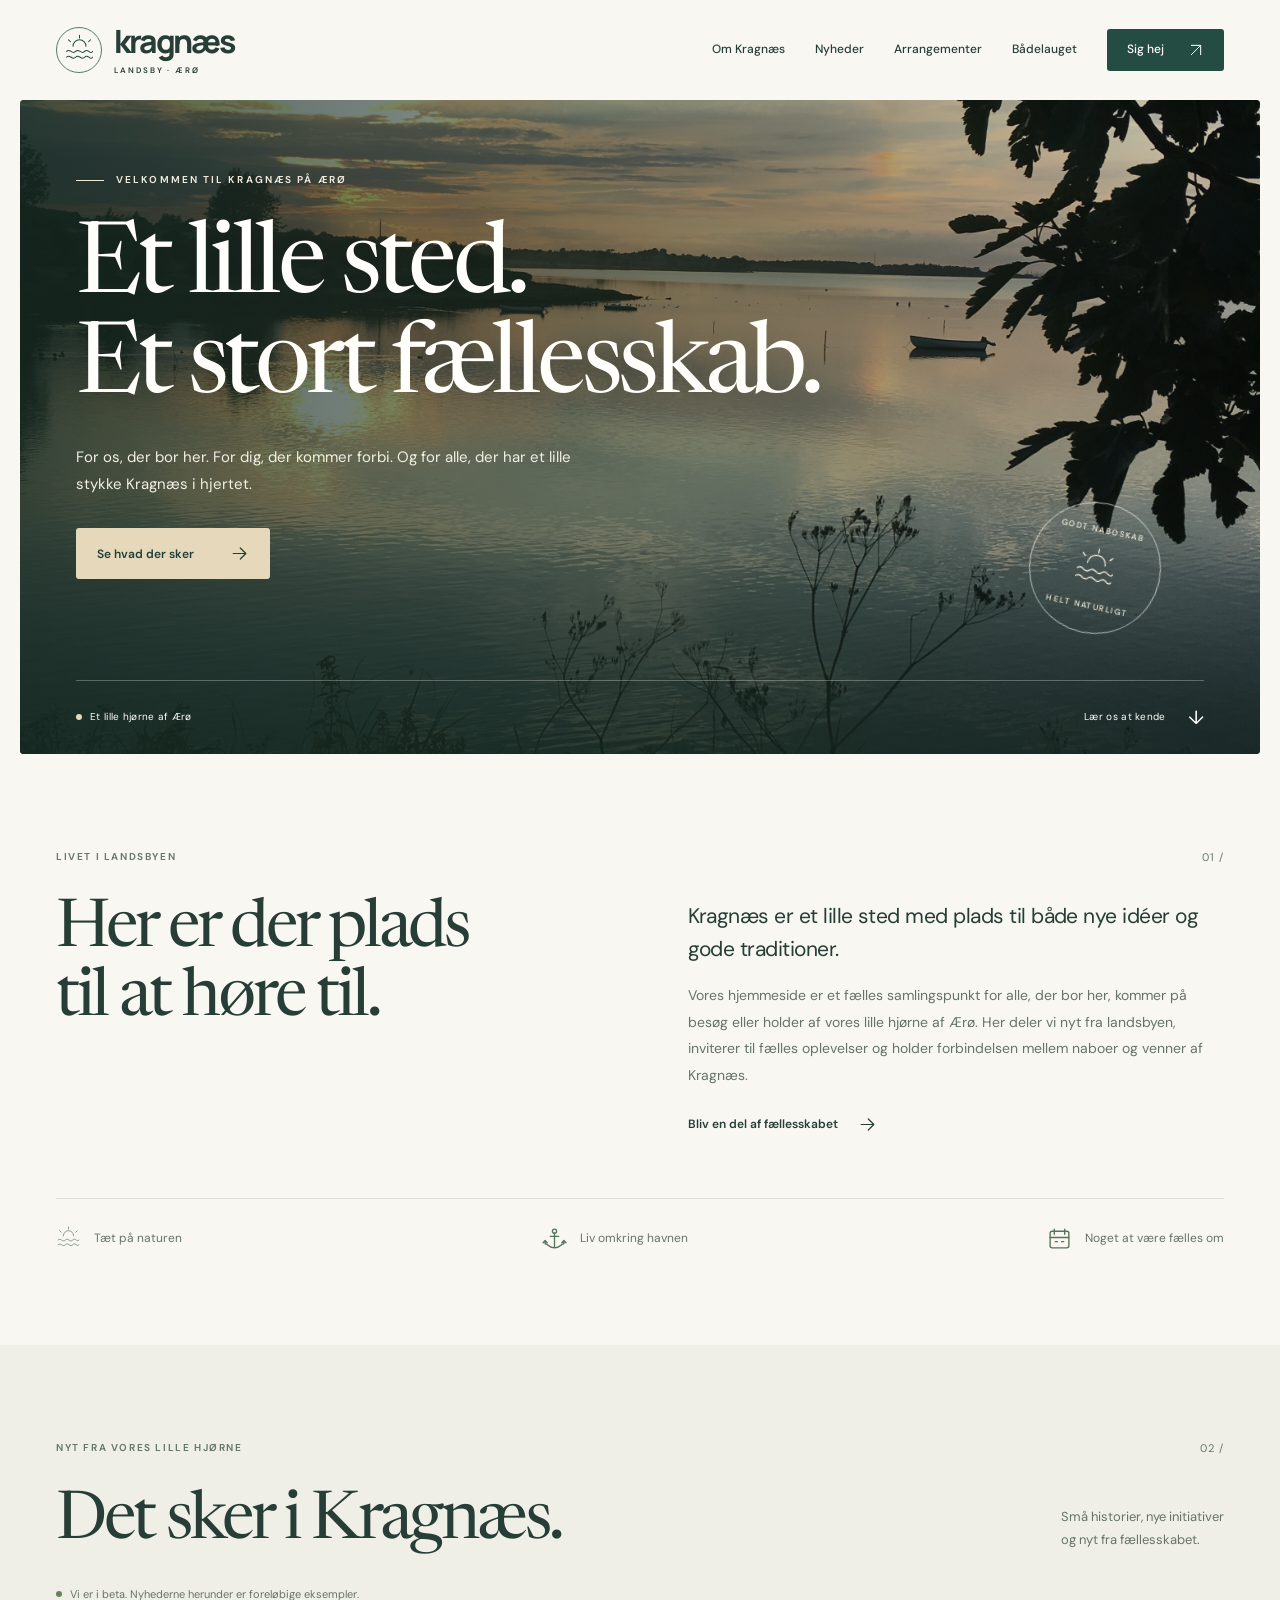
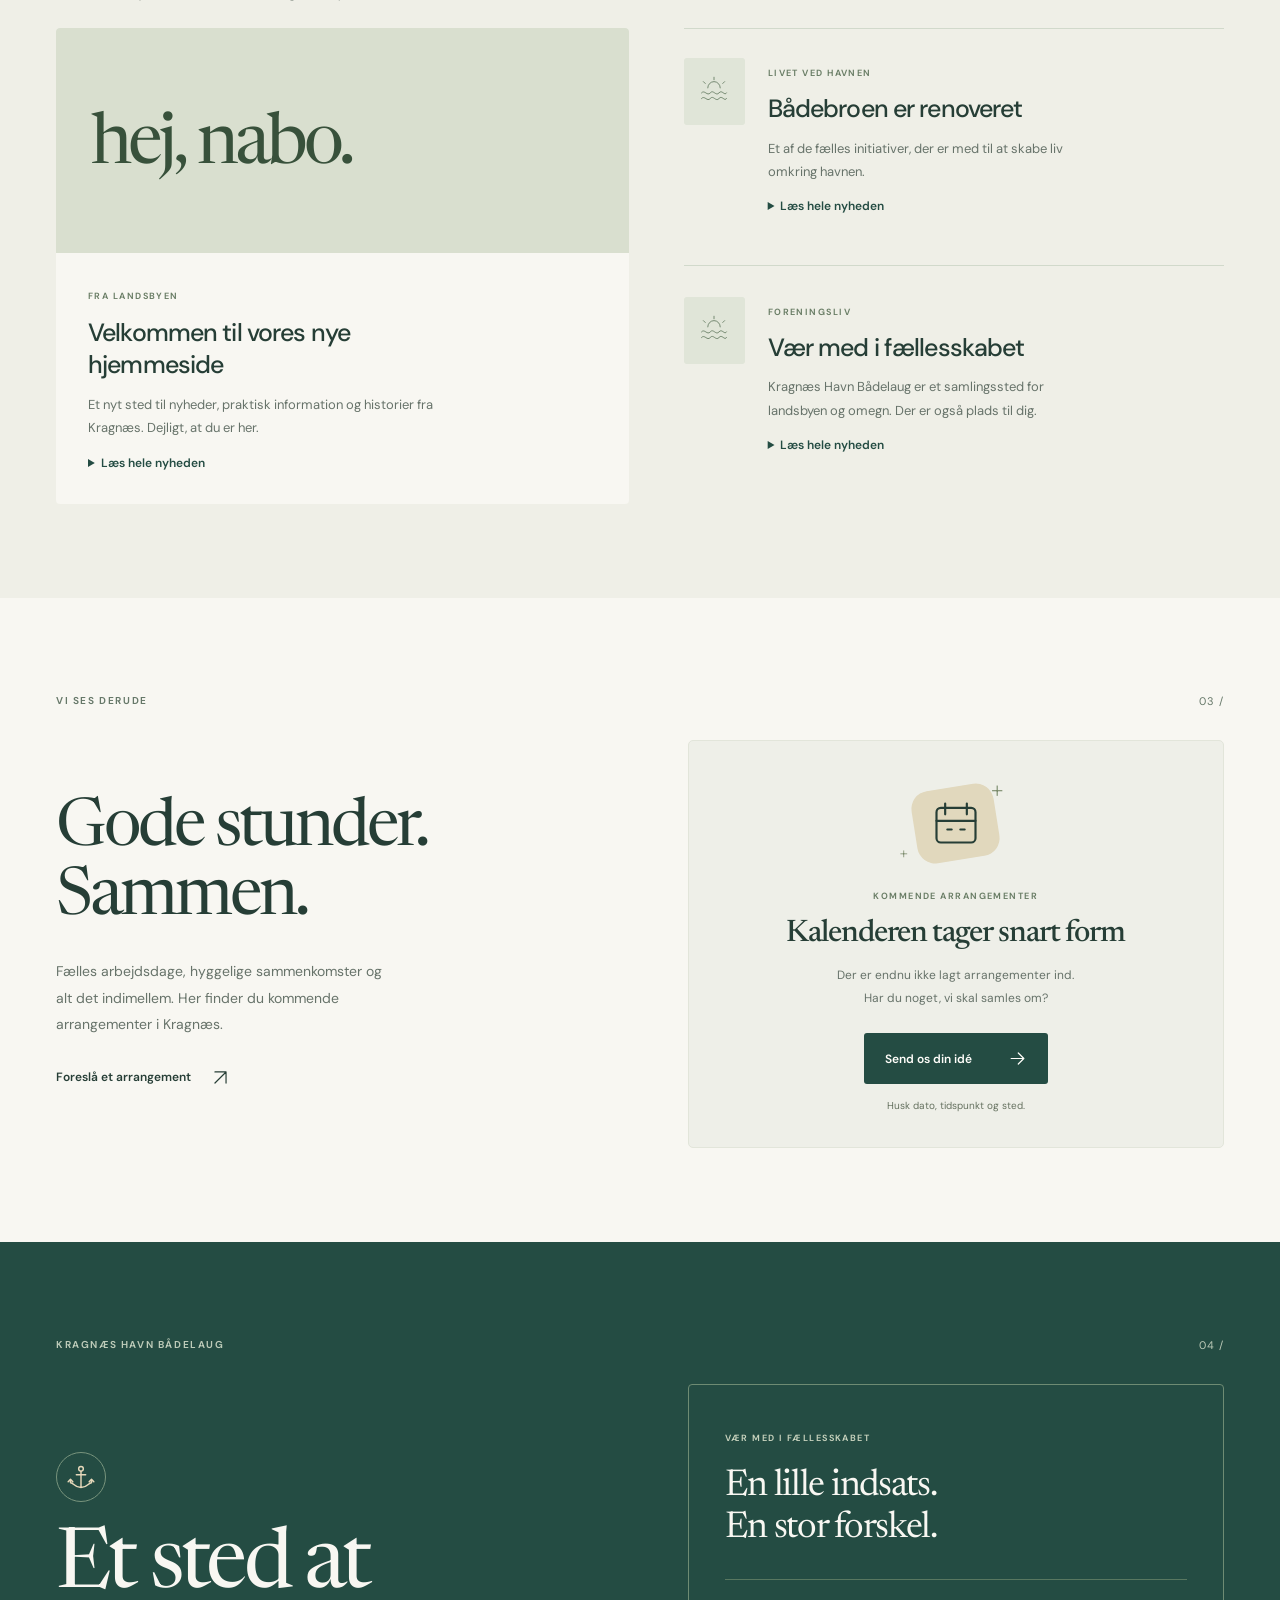
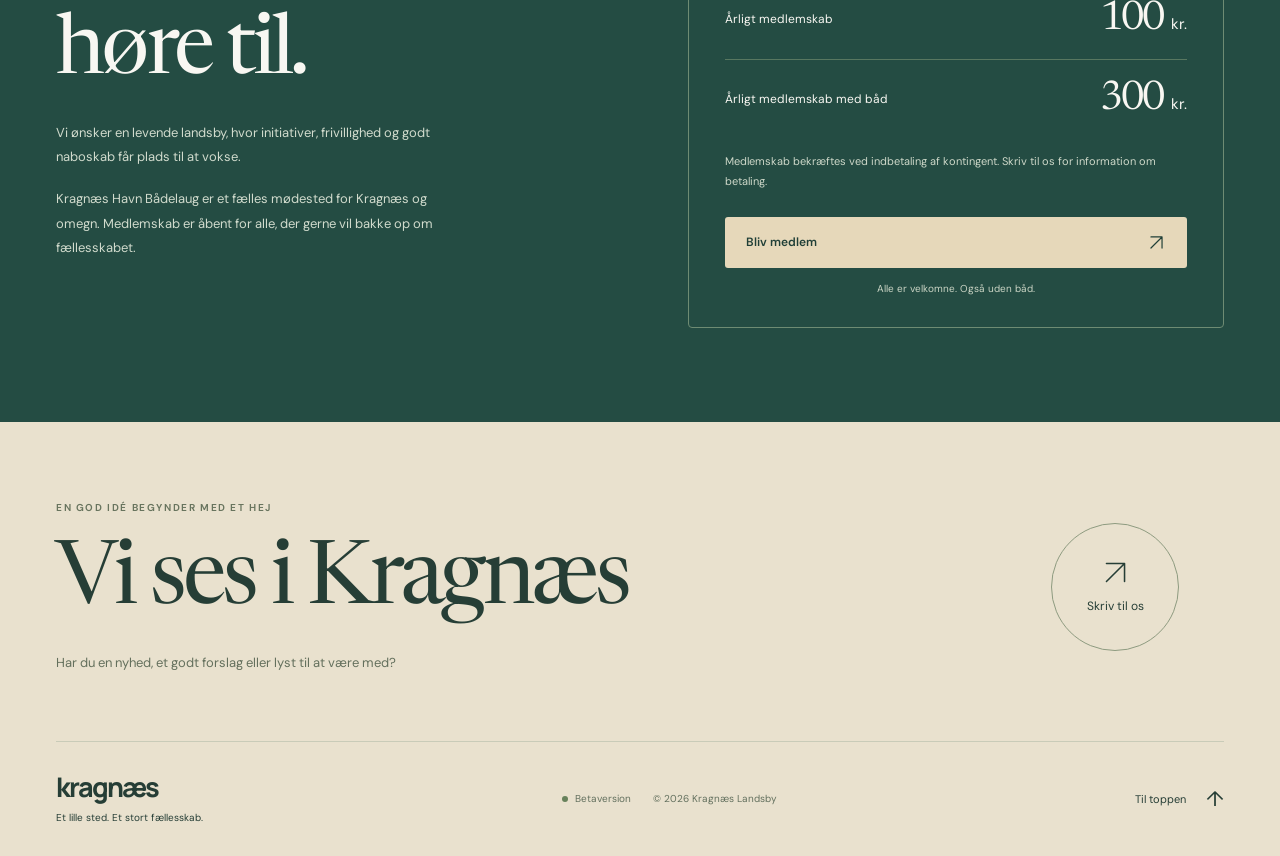
<file: public/index.html>
<!doctype html>
<html lang="da">
<head>
  <meta charset="utf-8">
  <meta name="viewport" content="width=device-width, initial-scale=1">
  <meta name="theme-color" content="#244c43">
  <title>Kragnæs Landsby – Et lille sted. Et stort fællesskab.</title>
  <meta name="description" content="Et fælles samlingspunkt for Kragnæs på Ærø. Følg med i landsbyens nyheder, find arrangementer, og bliv en del af Kragnæs Havn Bådelaug.">
  <meta name="application-name" content="Kragnæs Landsby">
  <meta property="og:site_name" content="Kragnæs Landsby">
  <meta property="og:title" content="Kragnæs Landsby – Et lille sted. Et stort fællesskab.">
  <meta property="og:description" content="Et fælles samlingspunkt for Kragnæs på Ærø. Nyheder, fælles oplevelser og godt naboskab.">
  <meta property="og:type" content="website">
  <meta property="og:locale" content="da_DK">
  <link rel="icon" type="image/svg+xml" href="./favicon.svg">
  <link rel="preconnect" href="https://fonts.googleapis.com">
  <link rel="preconnect" href="https://fonts.gstatic.com" crossorigin>
  <link href="https://fonts.googleapis.com/css2?family=DM+Sans:wght@400;450;500;550;600;650;700&family=Manrope:wght@600;650;700;750&family=Newsreader:ital,wght@0,400;0,450;0,500;1,400;1,450&display=swap" rel="stylesheet">
  <link rel="stylesheet" href="./styles.css">
  <script src="./site.js" defer></script>
</head>
<body id="top">
  <svg xmlns="http://www.w3.org/2000/svg" class="icon-definitions" aria-hidden="true"><defs>
    <symbol id="icon-arrow" viewBox="0 0 24 24"><path d="M4 12h15M13 5l7 7-7 7"/></symbol>
    <symbol id="icon-north-east" viewBox="0 0 24 24"><path d="M5 19 19 5M5 5h14v14"/></symbol>
    <symbol id="icon-waves" viewBox="0 0 48 48"><path d="M4 27c5-6 9 6 14 0s9 6 14 0 9 6 12 0M4 36c5-6 9 6 14 0s9 6 14 0 9 6 12 0"/><path d="M14 19a10 10 0 0 1 20 0M24 2v4M7 9l3 3M41 9l-3 3"/></symbol>
    <symbol id="icon-calendar" viewBox="0 0 24 24"><rect x="3" y="5" width="18" height="16" rx="2"/><path d="M7 3v5M17 3v5M3 11h18M8 15h2M14 15h2"/></symbol>
    <symbol id="icon-anchor" viewBox="0 0 24 24"><circle cx="12" cy="5" r="2"/><path d="M12 7v14M8 10h8M3 14v3c3 0 3 4 9 4s6-4 9-4v-3M1 16l2-2 2 2M19 16l2-2 2 2"/></symbol>
    <symbol id="icon-mail" viewBox="0 0 24 24"><rect x="3" y="5" width="18" height="14" rx="2"/><path d="m3 6 9 7 9-7"/></symbol>
  </defs></svg>
  <a class="skip-link" href="#indhold">Gå til indhold</a>
  <header class="site-header">
    <div class="header-inner wrap">
      <a href="#top" class="brand" aria-label="Kragnæs Landsby – til toppen">
        <span class="brand-symbol"><svg class="icon" aria-hidden="true"><use href="#icon-waves"/></svg></span>
        <span class="brand-type">kragnæs<span>LANDSBY · ÆRØ</span></span>
      </a>
      <button class="menu-toggle" type="button" aria-controls="main-nav" aria-expanded="false"><span>Menu</span><span class="menu-lines" aria-hidden="true"></span></button>
      <nav id="main-nav" class="main-nav" aria-label="Hovedmenu">
        <a href="#om">Om Kragnæs</a>
        <a href="#nyheder">Nyheder</a>
        <a href="#kalender">Arrangementer</a>
        <a href="#forening">Bådelauget</a>
        <a href="#kontakt" class="nav-contact">Sig hej <svg class="icon" aria-hidden="true"><use href="#icon-north-east"/></svg></a>
      </nav>
    </div>
  </header>
  <main id="indhold">
    <section class="hero" aria-labelledby="hero-title">
      <img class="hero-image" src="./img/landscape.jpg" alt="Landskabet ved Kragnæs">
      <div class="hero-shade"></div>
      <div class="hero-content wrap">
        <p class="eyebrow hero-eyebrow"><span class="small-line"></span> Velkommen til Kragnæs på Ærø</p>
        <h1 id="hero-title"><span id="hero-line1">Et lille sted.</span><br><span id="hero-line2">Et stort fællesskab.</span></h1>
        <p class="hero-description" id="hero-description">For os, der bor her. For dig, der kommer forbi.<br class="desktop-break"> Og for alle, der har et lille stykke Kragnæs i hjertet.</p>
        <a class="button button-sand" href="#kalender">Se hvad der sker <svg class="icon" aria-hidden="true"><use href="#icon-arrow"/></svg></a>
      </div>
      <div class="hero-bottom wrap">
        <span class="hero-location"><span class="location-dot"></span> Et lille hjørne af Ærø</span>
        <a href="#om" class="hero-scroll">Lær os at kende <span aria-hidden="true">↓</span></a>
      </div>
      <div class="hero-seal" aria-hidden="true"><span>GODT NABOSKAB</span><svg class="icon"><use href="#icon-waves"/></svg><span>HELT NATURLIGT</span></div>
    </section>

    <section class="intro-section wrap section-space" id="om" aria-labelledby="intro-title">
      <div class="section-label"><span class="eyebrow">Livet i landsbyen</span><span class="section-number">01 /</span></div>
      <div class="intro-grid">
        <h2 id="intro-title">Her er der plads<br>til at høre til.</h2>
        <div class="intro-copy"><p class="lead" id="intro-lead">Kragnæs er et lille sted med plads til både nye idéer og gode traditioner.</p><p id="intro-body">Vores hjemmeside er et fælles samlingspunkt for alle, der bor her, kommer på besøg eller holder af vores lille hjørne af Ærø. Her deler vi nyt fra landsbyen, inviterer til fælles oplevelser og holder forbindelsen mellem naboer og venner af Kragnæs.</p><a class="text-link" href="#forening">Bliv en del af fællesskabet <svg class="icon" aria-hidden="true"><use href="#icon-arrow"/></svg></a></div>
      </div>
      <div class="village-notes"><span><svg class="icon" aria-hidden="true"><use href="#icon-waves"/></svg> Tæt på naturen</span><span><svg class="icon" aria-hidden="true"><use href="#icon-anchor"/></svg> Liv omkring havnen</span><span><svg class="icon" aria-hidden="true"><use href="#icon-calendar"/></svg> Noget at være fælles om</span></div>
    </section>

    <section class="news-section section-space" id="nyheder" aria-labelledby="news-title">
      <div class="wrap">
        <div class="section-label"><span class="eyebrow">Nyt fra vores lille hjørne</span><span class="section-number">02 /</span></div>
        <div class="section-heading"><h2 id="news-title">Det sker i Kragnæs.</h2><p>Små historier, nye initiativer<br>og nyt fra fællesskabet.</p></div>
        <div class="beta-notice"><span class="status-dot"></span><p>Vi er i beta. Nyhederne herunder er foreløbige eksempler.</p></div>
        <div class="news-grid" id="news-content">
          <article class="featured-story">
            <div class="featured-art" aria-hidden="true"><svg class="art-waves" viewBox="0 0 520 220" fill="none"><circle cx="390" cy="58" r="52"/><path d="M-30 120c55-40 80 40 135 0s80 40 135 0 80 40 135 0 80 40 155 0M-30 151c55-40 80 40 135 0s80 40 135 0 80 40 135 0 80 40 155 0M-30 182c55-40 80 40 135 0s80 40 135 0 80 40 135 0 80 40 155 0"/></svg><span class="art-wordmark">hej, nabo.</span><span class="art-caption">KRAGNÆS LANDSBY</span></div>
            <div class="featured-body"><span class="category">Fra landsbyen</span><h3>Velkommen til vores nye hjemmeside</h3><p>Et nyt sted til nyheder, praktisk information og historier fra Kragnæs. Dejligt, at du er her.</p><a class="text-link" href="#om">Lær landsbyen at kende <svg class="icon" aria-hidden="true"><use href="#icon-arrow"/></svg></a></div>
          </article>
          <div class="story-list">
            <article class="small-story"><div class="story-icon"><svg class="icon" aria-hidden="true"><use href="#icon-anchor"/></svg></div><div><span class="category">Livet ved havnen</span><h3>Bådebroen er renoveret</h3><p>Et af de fælles initiativer, der er med til at skabe liv omkring havnen.</p><a class="text-link" href="#forening">Mød bådelauget <svg class="icon" aria-hidden="true"><use href="#icon-arrow"/></svg></a></div></article>
            <article class="small-story"><div class="story-icon story-icon-warm"><svg class="icon" aria-hidden="true"><use href="#icon-waves"/></svg></div><div><span class="category">Foreningsliv</span><h3>Vær med i fællesskabet</h3><p>Kragnæs Havn Bådelaug er et samlingssted for landsbyen og omegn. Der er også plads til dig.</p><a class="text-link" href="#medlemskab">Læs om medlemskab <svg class="icon" aria-hidden="true"><use href="#icon-arrow"/></svg></a></div></article>
          </div>
        </div>
      </div>
    </section>

    <section class="calendar-section section-space" id="kalender" aria-labelledby="calendar-title">
      <div class="wrap">
        <div class="section-label"><span class="eyebrow">Vi ses derude</span><span class="section-number">03 /</span></div>
        <div class="calendar-grid"><div class="calendar-intro"><h2 id="calendar-title">Gode stunder.<br>Sammen.</h2><p id="calendar-description">Fælles arbejdsdage, hyggelige sammenkomster og alt det indimellem. Her finder du kommende arrangementer i Kragnæs.</p><a class="text-link" href="mailto:madskyrsting@mac.com?subject=Arrangement%20til%20Kragn%C3%A6s%20Landsby&amp;body=Dato%3A%0ATidspunkt%3A%0ASted%3A%0ABeskrivelse%3A">Foreslå et arrangement <svg class="icon" aria-hidden="true"><use href="#icon-north-east"/></svg></a></div>
          <div class="calendar-empty" id="calendar-content"><div class="calendar-illustration" aria-hidden="true"><svg class="icon"><use href="#icon-calendar"/></svg><span class="calendar-spark spark-one">+</span><span class="calendar-spark spark-two">+</span></div><span class="category">Kommende arrangementer</span><h3>Kalenderen tager snart form</h3><p>Der er endnu ikke lagt arrangementer ind.<br>Har du noget, vi skal samles om?</p><a class="button button-green" href="mailto:madskyrsting@mac.com?subject=Arrangement%20til%20Kragn%C3%A6s%20Landsby&amp;body=Dato%3A%0ATidspunkt%3A%0ASted%3A%0ABeskrivelse%3A">Send os din idé <svg class="icon" aria-hidden="true"><use href="#icon-arrow"/></svg></a><span class="calendar-hint">Husk dato, tidspunkt og sted.</span></div>
        </div>
      </div>
    </section>

    <section class="association-section section-space" id="forening" aria-labelledby="association-title">
      <div class="wrap">
        <div class="section-label"><span class="eyebrow">Kragnæs Havn Bådelaug</span><span class="section-number">04 /</span></div>
        <div class="association-grid"><div class="association-copy"><div class="anchor-badge" aria-hidden="true"><svg class="icon"><use href="#icon-anchor"/></svg></div><h2 id="association-title">Et sted at<br>høre til.</h2><p id="association-intro">Vi ønsker en levende landsby, hvor initiativer, frivillighed og godt naboskab får plads til at vokse.</p><p id="association-body">Kragnæs Havn Bådelaug er et fælles mødested for Kragnæs og omegn. Medlemskab er åbent for alle, der gerne vil bakke op om fællesskabet.</p></div>
          <div class="membership" id="medlemskab"><span class="eyebrow">Vær med i fællesskabet</span><h3>En lille indsats.<br>En stor forskel.</h3><div class="membership-price"><span>Årligt medlemskab</span><strong>100 <small>kr.</small></strong></div><div class="membership-price"><span>Årligt medlemskab med båd</span><strong>300 <small>kr.</small></strong></div><p class="membership-note">Medlemskab bekræftes ved indbetaling af kontingent. Skriv til os for information om betaling.</p><a class="button button-sand" href="mailto:madskyrsting@mac.com?subject=Medlemskab%20Kragn%C3%A6s%20Havn%20B%C3%A5delaug">Bliv medlem <svg class="icon" aria-hidden="true"><use href="#icon-north-east"/></svg></a><span class="membership-welcome">Alle er velkomne. Også uden båd.</span></div>
        </div>
      </div>
    </section>
  </main>

  <footer class="site-footer" id="kontakt">
    <div class="wrap">
      <div class="footer-top"><div><p class="eyebrow">En god idé begynder med et hej</p><h2>Vi ses i Kragnæs</h2><p id="contact-description">Har du en nyhed, et godt forslag eller lyst til at være med?</p></div><a class="contact-circle" href="mailto:madskyrsting@mac.com"><svg class="icon" aria-hidden="true"><use href="#icon-north-east"/></svg><span>Skriv til os</span></a></div>
      <div class="footer-bottom"><a class="footer-brand" href="#top">kragnæs<span>Et lille sted. Et stort fællesskab.</span></a><div class="footer-meta"><span class="beta-label"><span class="status-dot"></span> Betaversion</span><span>© <span id="year">2026</span> Kragnæs Landsby</span></div><a class="back-top" href="#top">Til toppen <span aria-hidden="true">↑</span></a></div>
    </div>
  </footer>
</body>
</html>
</file>
<file: public/styles.css>
:root {
  --paper: #f8f7f2;
  --white: #fffefa;
  --ink: #263e36;
  --green: #244c43;
  --green-dark: #203f37;
  --sage: #e9ede6;
  --sand: #e6d8ba;
  --muted: #67736a;
  --line: #dce0d6;
  --serif: 'Newsreader', Georgia, serif;
  --sans: 'DM Sans', sans-serif;
}

* { box-sizing: border-box; }
html { scroll-behavior: smooth; scroll-padding-top: 105px; }
body { margin: 0; color: var(--ink); background: var(--paper); font-family: var(--sans); font-size: 16px; line-height: 1.65; -webkit-font-smoothing: antialiased; }
::selection { background: var(--sand); color: var(--green-dark); }
a { color: inherit; text-underline-offset: 5px; }
button, a { -webkit-tap-highlight-color: transparent; }
button { font: inherit; }
button, .button { touch-action: manipulation; }
a:focus-visible, button:focus-visible { outline: 3px solid #a56e36; outline-offset: 6px; }
h1, h2, h3, p { margin: 0; }
h1, h2 { font-family: var(--serif); font-weight: 400; letter-spacing: -.045em; line-height: 1.04; }
h2 { font-size: clamp(44px, 5.2vw, 68px); }
h3 { font-weight: 500; line-height: 1.25; letter-spacing: -.035em; }
em { font-weight: 400; }
.wrap { width: min(1216px, calc(100% - 112px)); margin-inline: auto; }
.section-space { padding-block: 94px; }
.icon-definitions { position: absolute; width: 0; height: 0; overflow: hidden; }
.icon { display: inline-block; width: 24px; height: 24px; fill: none; stroke: currentColor; stroke-width: 1.5; stroke-linecap: round; stroke-linejoin: round; flex-shrink: 0; }
.eyebrow, .category { font-size: 10px; font-weight: 650; letter-spacing: .16em; text-transform: uppercase; line-height: 1.6; }
.skip-link { position: fixed; left: 20px; top: 15px; z-index: 100; padding: 12px 20px; transform: translateY(-160%); background: var(--sand); color: var(--ink); }
.skip-link:focus { transform: translateY(0); }
.site-header { background: var(--paper); position: relative; z-index: 20; }
.header-inner { min-height: 100px; display: flex; align-items: center; justify-content: space-between; gap: 36px; }
.brand { display: flex; align-items: center; gap: 12px; text-decoration: none; }
.brand-symbol { width: 46px; height: 46px; border: 1px solid #597b66; border-radius: 50%; display: grid; place-items: center; color: var(--green); }
.brand-symbol .icon { width: 31px; height: 31px; stroke-width: 1.55; }
.brand-type { font: 750 32px/.95 'Manrope', sans-serif; letter-spacing: -.075em; }
.brand-type > span { display: block; margin-top: 9px; font: 600 8px/1 var(--sans); letter-spacing: .24em; }
.main-nav { display: flex; align-items: center; gap: 30px; }
.main-nav > a { font-size: 12px; font-weight: 500; text-decoration: none; padding-block: 10px; transition: color .2s; }
.main-nav > a:not(.nav-contact):hover { color: #8a6036; }
.main-nav > .nav-contact { display: flex; align-items: center; justify-content: center; gap: 24px; padding: 11px 20px; background: var(--green); color: var(--white); border-radius: 3px; transition: background .2s; }
.main-nav > .nav-contact:hover { background: var(--green-dark); }
.nav-contact .icon { width: 16px; height: 16px; }
.menu-toggle { display: none; }
.hero { position: relative; isolation: isolate; display: flex; flex-direction: column; margin-inline: 20px; overflow: hidden; min-height: 654px; color: var(--white); border-radius: 4px; background: #59675c; }
.hero-image, .hero-shade { position: absolute; inset: 0; width: 100%; height: 100%; z-index: -2; }
.hero-image { object-fit: cover; object-position: center 56%; }
.hero-shade { z-index: -1; background: linear-gradient(90deg, rgb(21 42 34 / 76%), rgb(28 47 37 / 39%) 65%, rgb(28 47 37 / 12%)), linear-gradient(0deg, rgb(16 37 29 / 55%), transparent 35%); }
.hero-content { flex: 1; padding-block: 72px 60px; }
.hero-eyebrow { display: flex; align-items: center; gap: 12px; font-size: 10px; letter-spacing: .21em; color: #f1eadb; }
.small-line { width: 28px; height: 1px; background: currentColor; }
.hero h1 { max-width: 1050px; margin-block: 32px 25px; font-size: clamp(64px, 7.7vw, 108px); line-height: 1.01; }
.hero h1 em { color: #ecddba; }
.hero-description { max-width: 535px; color: #f2f0e6; font-size: 15px; line-height: 1.8; }
.button { display: inline-flex; align-items: center; justify-content: space-between; gap: 36px; min-height: 51px; padding: 14px 21px; border: 0; border-radius: 3px; font-size: 12px; font-weight: 600; line-height: 1.5; text-decoration: none; transition: background .2s, transform .2s; }
.button .icon { width: 19px; height: 19px; transition: transform .2s; }
.button:hover .icon { transform: translateX(4px); }
.button:active { transform: translateY(1px); }
.button-sand { background: var(--sand); color: var(--green-dark); }
.button-sand:hover { background: #efdfbc; }
.button-green { background: var(--green); color: var(--white); }
.button-green:hover { background: #183d31; }
.hero .button { margin-top: 30px; }
.hero-bottom { display: flex; align-items: center; justify-content: space-between; padding-block: 21px; border-top: 1px solid rgb(255 255 255 / 28%); font-size: 10px; letter-spacing: .03em; }
.hero-location { display: flex; align-items: center; gap: 8px; }
.location-dot { width: 6px; height: 6px; border-radius: 50%; background: var(--sand); }
.hero-scroll { display: flex; align-items: center; gap: 22px; text-decoration: none; }
.hero-scroll > span { font-size: 19px; }
.hero-seal { position: absolute; right: max(8%, calc((100% - 1130px) / 2)); bottom: 120px; width: 132px; height: 132px; border: 1px solid rgb(255 255 255 / 60%); border-radius: 50%; display: flex; flex-direction: column; align-items: center; justify-content: center; gap: 10px; color: #faf3df; transform: rotate(12deg); }
.hero-seal span { font-size: 8px; font-weight: 500; letter-spacing: .18em; }
.hero-seal .icon { width: 43px; height: 43px; stroke-width: 1.3; }
.section-label { display: flex; align-items: center; justify-content: space-between; margin-bottom: 30px; color: #667869; }
.section-number { font-size: 11px; letter-spacing: .08em; }
.intro-grid { display: grid; grid-template-columns: 1fr 1fr; gap: 95px; align-items: start; }
.intro-copy { padding-top: 4px; }
.intro-copy .lead { font-size: 21px; line-height: 1.55; color: var(--ink); margin-bottom: 17px; letter-spacing: -.025em; }
.intro-copy > p:not(.lead) { color: var(--muted); font-size: 14px; line-height: 1.9; }
.text-link { display: inline-flex; align-items: center; justify-content: space-between; gap: 20px; padding-block: 5px; font-size: 12px; font-weight: 600; text-decoration: none; }
.text-link .icon { width: 19px; height: 19px; transition: transform .2s; }
.text-link:hover .icon { transform: translateX(4px); }
.intro-copy .text-link { margin-top: 21px; }
.village-notes { margin-top: 59px; padding-top: 27px; border-top: 1px solid var(--line); display: flex; align-items: center; justify-content: space-between; gap: 20px; }
.village-notes > span { display: flex; align-items: center; gap: 13px; color: var(--muted); font-size: 12px; }
.village-notes .icon { width: 25px; height: 25px; color: #57735c; stroke-width: 1.3; }
.news-section { background: #efefe7; }
.section-heading { display: flex; justify-content: space-between; gap: 30px; align-items: end; margin-bottom: 28px; }
.section-heading > p { font-size: 13px; line-height: 1.8; color: var(--muted); padding-bottom: 5px; }
.beta-notice { display: flex; align-items: center; gap: 8px; margin-bottom: 25px; font-size: 11px; color: var(--muted); }
.status-dot { display: inline-block; width: 6px; height: 6px; background: #67815b; border-radius: 50%; flex-shrink: 0; }
.news-grid { display: grid; grid-template-columns: 1.06fr 1fr; gap: 55px; }
.featured-story { overflow: hidden; background: var(--paper); border-radius: 4px; }
.featured-art { height: 225px; position: relative; isolation: isolate; overflow: hidden; display: flex; flex-direction: column; justify-content: center; padding-left: 35px; background: #d9dfcf; color: #38513b; }
.art-waves { position: absolute; inset: 0; width: 100%; height: 100%; z-index: -1; stroke: #b3bfa6; stroke-width: 1; }
.art-wordmark { font-family: var(--serif); font-size: clamp(54px, 5.5vw, 76px); letter-spacing: -.055em; line-height: 1; padding-top: 14px; }
.art-caption { font-size: 8px; letter-spacing: .25em; margin-top: 18px; }
.featured-body { padding: 28px 32px 30px; }
.category { color: #697d65; font-size: 9px; }
.featured-body h3 { font-size: 25px; margin-block: 10px 13px; max-width: 350px; }
.featured-body p { font-size: 13px; line-height: 1.8; color: var(--muted); max-width: 390px; }
.featured-body .text-link { margin-top: 18px; }
.story-list { display: flex; flex-direction: column; }
.small-story { display: grid; grid-template-columns: 61px 1fr; align-content: start; gap: 23px; padding-block: 29px 31px; border-top: 1px solid #d1d9cb; flex: 1; }
.small-story + .small-story { padding-top: 31px; }
.story-icon { width: 61px; height: 67px; display: grid; place-items: center; background: #e0e5d8; border-radius: 3px; color: #597157; }
.story-icon .icon { width: 30px; height: 30px; stroke-width: 1.25; }
.story-icon-warm { background: #e9e0cf; }
.small-story h3 { margin-block: 9px 12px; font-size: 25px; }
.small-story p { font-size: 13px; line-height: 1.8; color: var(--muted); max-width: 320px; }
.small-story .text-link { margin-top: 15px; }
.calendar-section { background: var(--paper); }
.calendar-grid { display: grid; grid-template-columns: 1fr 1fr; gap: 95px; align-items: center; }
.calendar-intro > p { max-width: 335px; margin-top: 25px; color: var(--muted); font-size: 14px; line-height: 1.9; }
.calendar-intro .text-link { margin-top: 25px; }
.calendar-empty { display: flex; flex-direction: column; align-items: center; text-align: center; padding: 35px 25px 32px; background: #eeefe8; border: 1px solid #e2e5da; border-radius: 5px; }
.calendar-illustration { position: relative; width: 95px; height: 95px; display: grid; place-items: center; margin-bottom: 18px; }
.calendar-illustration::before { content: ''; position: absolute; inset: 11px 6px; background: #e1d8bd; border-radius: 18px; transform: rotate(-9deg); }
.calendar-illustration .icon { position: relative; width: 52px; height: 52px; stroke-width: 1; }
.calendar-spark { position: absolute; color: #7a8a6b; font-family: var(--serif); font-size: 28px; }
.spark-one { top: -9px; right: -1px; }
.spark-two { bottom: 1px; left: -9px; font-size: 19px; }
.calendar-empty h3 { font-family: var(--serif); font-size: 31px; margin-block: 12px 10px; }
.calendar-empty > p { color: var(--muted); font-size: 12px; line-height: 1.9; }
.calendar-empty .button { margin-top: 24px; }
.calendar-hint { color: #65715f; font-size: 10px; margin-top: 14px; }
.association-section { background: var(--green); color: var(--paper); }
.association-section .section-label { color: #bdcbb9; }
.association-grid { display: grid; grid-template-columns: 1fr 1fr; gap: 95px; align-items: center; }
.anchor-badge { width: 50px; height: 50px; margin-bottom: 23px; display: grid; place-items: center; border: 1px solid #78947d; border-radius: 50%; color: var(--sand); }
.anchor-badge .icon { width: 28px; height: 28px; stroke-width: 1.25; }
.association-copy h2 { font-size: clamp(64px, 6.5vw, 88px); }
.association-copy h2 em { color: #dfd3b4; }
.association-copy > p { max-width: 380px; margin-top: 23px; color: #d1dbcd; font-size: 13px; line-height: 1.9; }
.association-copy > p + p { margin-top: 17px; }
.membership { scroll-margin-top: 35px; border: 1px solid #6e8b73; border-radius: 4px; padding: 38px 36px 30px; }
.membership > .eyebrow { color: #c7d2bd; font-size: 9px; }
.membership h3 { font-family: var(--serif); font-size: 37px; font-weight: 400; line-height: 1.12; margin-block: 17px 30px; }
.membership-price { display: flex; align-items: center; justify-content: space-between; gap: 20px; padding-block: 19px; border-top: 1px solid #587760; }
.membership-price > span { font-size: 12px; }
.membership-price strong { font-family: var(--serif); font-size: 41px; line-height: 1; font-weight: 400; white-space: nowrap; letter-spacing: -.04em; }
.membership-price small { font: 400 15px var(--sans); letter-spacing: 0; }
.membership-note { color: #ced8c9; font-size: 11px; line-height: 1.8; margin-block: 13px 25px; }
.membership .button { width: 100%; }
.membership-welcome { display: block; text-align: center; font-size: 10px; color: #cbd5c5; margin-top: 13px; }
.site-footer { padding-top: 78px; background: #e9e1ce; }
.footer-top { display: grid; grid-template-columns: 1fr auto; gap: 50px; align-items: center; padding-bottom: 68px; }
.footer-top .eyebrow { color: #68745e; margin-bottom: 21px; }
.footer-top h2 { font-size: clamp(55px, 7vw, 88px); }
.footer-top p:last-child { font-size: 13px; color: #64705d; margin-top: 23px; }
.contact-circle { width: 128px; height: 128px; border: 1px solid #8e9b80; border-radius: 50%; display: flex; flex-direction: column; align-items: center; justify-content: center; gap: 9px; text-decoration: none; margin-right: 45px; transition: background .25s, color .25s; }
.contact-circle > .icon { width: 31px; height: 31px; stroke-width: 1.2; transition: transform .25s; }
.contact-circle > span { font-size: 12px; }
.contact-circle:hover { background: var(--green); color: var(--sand); }
.contact-circle:hover > .icon { transform: translate(3px, -3px); }
.footer-bottom { display: flex; align-items: center; justify-content: space-between; gap: 30px; padding-block: 31px; border-top: 1px solid #c9cbb8; }
.footer-brand { font: 750 27px/1 'Manrope', sans-serif; letter-spacing: -.075em; text-decoration: none; }
.footer-brand span { display: block; font: 400 10px/1.5 var(--sans); letter-spacing: 0; margin-top: 10px; }
.footer-meta { display: flex; align-items: center; gap: 22px; font-size: 10px; color: #63705e; }
.beta-label { display: flex; align-items: center; gap: 7px; }
.back-top { display: flex; align-items: center; gap: 20px; text-decoration: none; font-size: 11px; }
.back-top > span { font-size: 21px; }

@media (prefers-reduced-motion: no-preference) {
  .hero-content > * { animation: enter .75s both; }
  .hero-content > :nth-child(2) { animation-delay: .08s; }
  .hero-content > :nth-child(3) { animation-delay: .16s; }
  .hero-content > :nth-child(4) { animation-delay: .24s; }
  @keyframes enter { from { transform: translateY(18px); opacity: 0; } to { transform: translateY(0); opacity: 1; } }
}
@media (min-width: 1600px) { .hero { max-width: 1760px; margin-inline: auto; } }
@media (max-width: 1100px) {
  .wrap { width: calc(100% - 72px); }
  .main-nav { gap: 19px; }
  .main-nav > a { font-size: 11px; }
  .intro-grid, .calendar-grid, .association-grid { gap: 50px; }
  .news-grid { gap: 35px; }
  .hero { min-height: auto; }
  .hero-content { padding-block: 85px 92px; }
  .hero-seal { right: 6%; bottom: 115px; width: 115px; height: 115px; }
  .hero-seal > span { font-size: 7px; }
  .membership { padding-inline: 25px; }
}
@media (max-width: 800px) {
  html { scroll-padding-top: 25px; }
  .wrap { width: calc(100% - 48px); }
  .header-inner { min-height: 85px; gap: 20px; flex-wrap: wrap; padding-block: 18px; }
  .brand-type { font-size: 29px; }
  .brand-symbol { width: 40px; height: 40px; }
  .main-nav { width: 100%; flex-wrap: wrap; justify-content: space-between; gap: 12px; padding-bottom: 5px; }
  .main-nav > a { font-size: 12px; }
  .js .menu-toggle { display: flex; align-items: center; gap: 12px; padding: 8px 0 8px 12px; border: 0; background: transparent; color: var(--ink); font-size: 12px; cursor: pointer; }
  .menu-lines { display: block; width: 22px; height: 14px; border-block: 1px solid currentColor; position: relative; }
  .menu-lines::after { content: ''; position: absolute; height: 1px; background: currentColor; width: 22px; left: 0; top: 5px; }
  .js .main-nav { display: none; }
  .js .main-nav.is-open { display: flex; flex-direction: column; align-items: stretch; padding-top: 10px; gap: 2px; }
  .js .main-nav > a { padding: 12px 5px; }
  .js .main-nav > .nav-contact { margin-top: 8px; justify-content: space-between; padding-inline: 15px; }
  .hero { margin-inline: 12px; }
  .hero-content { padding-block: 65px 75px; }
  .hero h1 { font-size: clamp(62px, 9vw, 78px); }
  .hero-description { font-size: 14px; max-width: 430px; }
  .hero-seal { width: 90px; height: 90px; bottom: 91px; right: 6%; gap: 6px; }
  .hero-seal .icon { width: 30px; height: 30px; }
  .hero-seal > span { font-size: 5.5px; }
  .section-space { padding-block: 64px; }
  .intro-grid { gap: 35px; }
  .intro-copy .lead { font-size: 18px; }
  .intro-copy > p:not(.lead) { font-size: 13px; }
  .village-notes { margin-top: 35px; }
  .village-notes > span { font-size: 10px; gap: 8px; }
  .section-heading { align-items: start; }
  .section-heading > p { font-size: 11px; }
  .news-grid { gap: 25px; }
  .featured-art { height: 200px; padding-left: 25px; }
  .art-wordmark { font-size: 57px; }
  .featured-body { padding: 24px; }
  .featured-body h3, .small-story h3 { font-size: 23px; }
  .small-story { grid-template-columns: 1fr; gap: 17px; padding-top: 22px; }
  .story-icon { width: 44px; height: 44px; }
  .story-icon .icon { width: 25px; height: 25px; }
  .calendar-grid, .association-grid { gap: 35px; }
  .calendar-empty { padding-inline: 19px; }
  .calendar-empty h3 { font-size: 27px; }
  .calendar-empty > p br { display: none; }
  .membership { padding-inline: 22px; }
  .membership h3 { font-size: 32px; }
  .membership-price > span { font-size: 10px; }
  .membership-price strong { font-size: 35px; }
  .association-copy h2 { font-size: 65px; }
  .site-footer { padding-top: 60px; }
  .footer-top { padding-bottom: 50px; gap: 20px; }
  .contact-circle { margin-right: 0; width: 105px; height: 105px; }
  .footer-bottom { flex-wrap: wrap; gap: 25px; }
  .footer-meta { gap: 15px; flex-wrap: wrap; }
}
@media (max-width: 580px) {
  .hero-content { padding-block: 54px 50px; }
  .hero h1 { font-size: clamp(51px, 11.7vw, 68px); margin-block: 27px 23px; }
  .hero h1 em { display: inline-block; }
  .hero-eyebrow { font-size: 8px; letter-spacing: .13em; gap: 9px; }
  .hero-eyebrow .small-line { width: 20px; }
  .hero-description { font-size: 13px; padding-right: 5px; }
  .desktop-break { display: none; }
  .hero .button { margin-top: 27px; }
  .hero-seal { display: none; }
  .hero-image { object-position: 62% center; }
  .hero-shade { background: linear-gradient(90deg, rgb(21 42 34 / 78%), rgb(28 47 37 / 34%)), linear-gradient(0deg, rgb(16 37 29 / 60%), transparent 50%); }
  .hero-bottom { padding-block: 16px; font-size: 9px; gap: 15px; }
  .hero-scroll { gap: 10px; }
  .section-space { padding-block: 55px; }
  .section-label { margin-bottom: 25px; }
  .eyebrow { font-size: 9px; }
  .intro-grid, .news-grid, .calendar-grid, .association-grid { grid-template-columns: 1fr; gap: 30px; }
  .intro-copy .lead { max-width: 330px; }
  .intro-copy > p:not(.lead) { font-size: 14px; }
  .village-notes { align-items: start; gap: 18px; }
  .village-notes > span { flex-direction: column; align-items: start; max-width: 100px; font-size: 10px; line-height: 1.5; }
  .section-heading { flex-direction: column; gap: 15px; margin-bottom: 18px; }
  .section-heading > p { font-size: 12px; }
  .section-heading > p br { display: none; }
  .beta-notice { align-items: baseline; font-size: 10px; }
  .featured-art { height: 205px; padding-left: 30px; }
  .art-wordmark { font-size: 75px; }
  .featured-body { padding: 26px; }
  .featured-body h3 { font-size: 26px; }
  .small-story { grid-template-columns: 52px 1fr; gap: 18px; padding-block: 26px; }
  .small-story + .small-story { padding-top: 26px; padding-bottom: 0; }
  .story-icon { width: 52px; height: 58px; }
  .small-story h3 { font-size: 24px; }
  .calendar-intro > p { max-width: none; }
  .calendar-intro .text-link { margin-top: 16px; }
  .calendar-empty { padding-block: 29px; }
  .calendar-empty h3 { font-size: 30px; }
  .association-grid { gap: 38px; }
  .association-copy h2 { font-size: 73px; }
  .association-copy > p { font-size: 14px; max-width: none; }
  .membership { padding: 29px 25px 25px; }
  .membership h3 { font-size: 36px; }
  .membership-price > span { font-size: 11px; }
  .membership-price strong { font-size: 40px; }
  .site-footer { padding-top: 51px; }
  .footer-top { grid-template-columns: 1fr; padding-bottom: 36px; gap: 25px; }
  .footer-top h2 { font-size: 56px; }
  .footer-top .eyebrow { font-size: 8px; }
  .footer-top p:last-child { font-size: 12px; margin-top: 17px; max-width: 270px; }
  .contact-circle { width: 94px; height: 94px; gap: 5px; }
  .contact-circle > .icon { width: 25px; height: 25px; }
  .contact-circle > span { font-size: 10px; }
  .footer-bottom { display: grid; grid-template-columns: 1fr auto; align-items: start; gap: 25px 10px; }
  .footer-meta { grid-column: 1 / -1; grid-row: 2; justify-content: space-between; }
  .back-top { margin-top: 6px; gap: 10px; }
}
@media (prefers-reduced-motion: reduce) {
  html { scroll-behavior: auto; }
  *, *::before, *::after { animation: none !important; transition: none !important; }
}

/* Indhold som vedligeholdes gennem Pages CMS */
.featured-art .content-photo { width: 100%; height: 100%; object-fit: cover; position: absolute; inset: 0; }
.story-photo { display: block; width: 100%; height: 100%; object-fit: cover; border-radius: 3px; }
.story-details { margin-top: 13px; font-size: 12px; line-height: 1.75; color: var(--muted); }
.story-details summary { cursor: pointer; color: var(--green); font-weight: 600; }
.story-details p { margin-top: 12px; white-space: pre-line; }
.content-empty { padding: 30px 0; color: var(--muted); }
.event-list { display: flex; flex-direction: column; gap: 14px; }
.event-card { padding: 26px 28px; background: #eeefe8; border: 1px solid #e2e5da; border-radius: 5px; }
.event-card h3 { font-family: var(--serif); font-size: 29px; line-height: 1.25; margin-block: 8px 10px; }
.event-card p { font-size: 13px; line-height: 1.75; color: var(--muted); white-space: pre-line; margin-top: 9px; }
.event-card .event-location { font-weight: 600; color: var(--green); }
.event-photo { display: block; max-height: 210px; width: 100%; object-fit: cover; border-radius: 3px; margin-bottom: 18px; }
</file>
